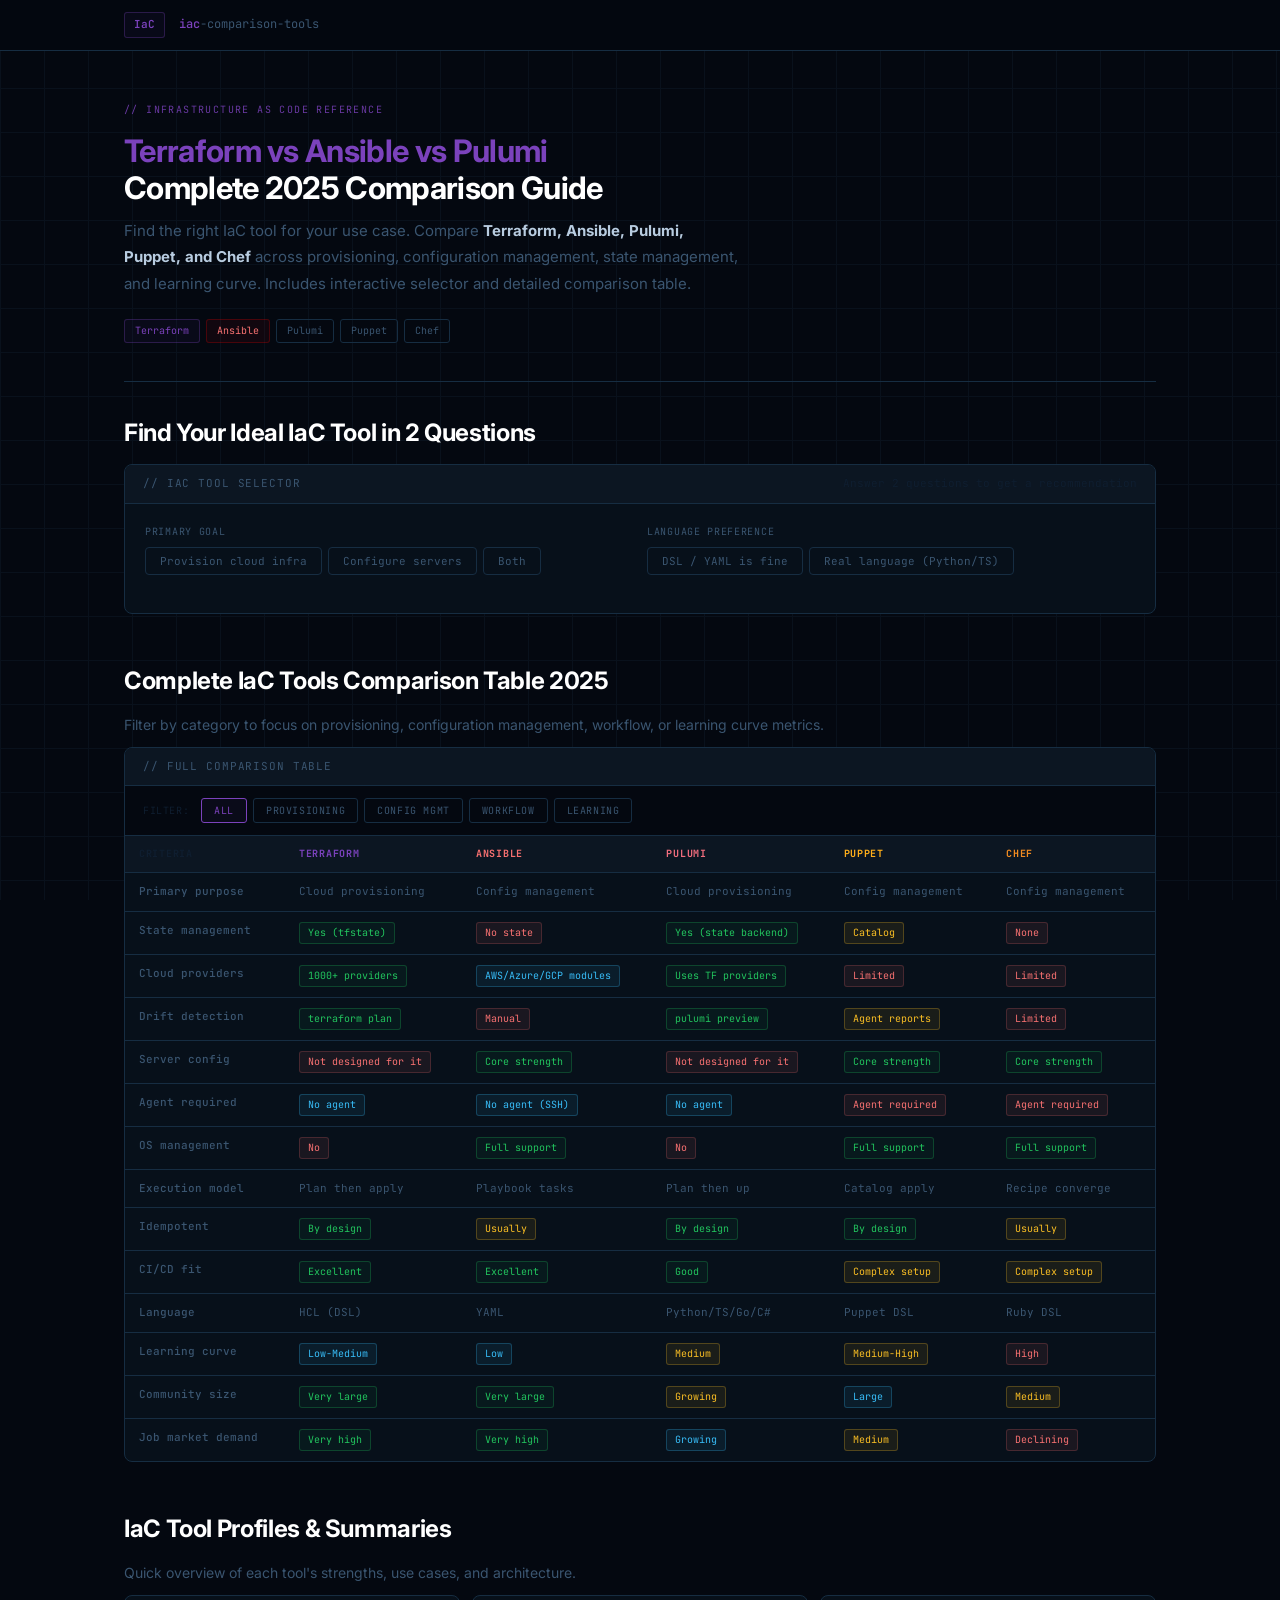
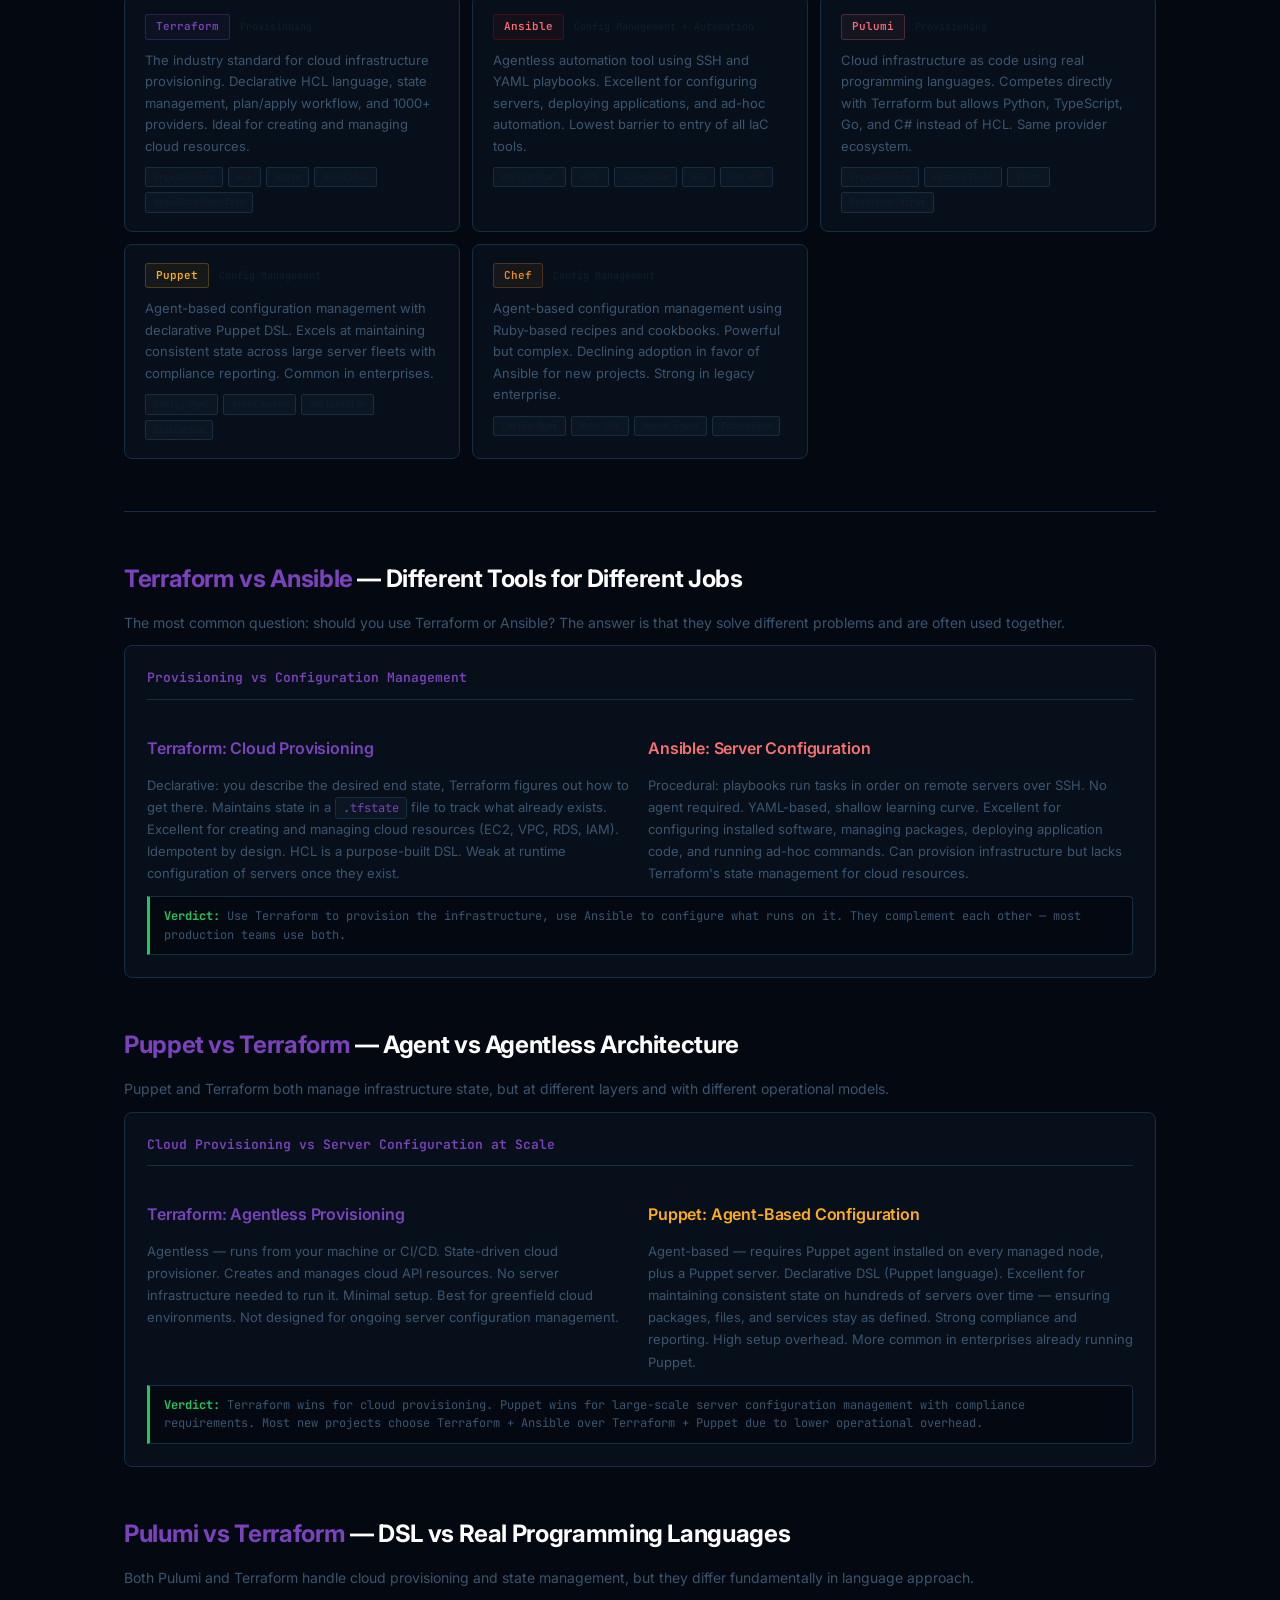
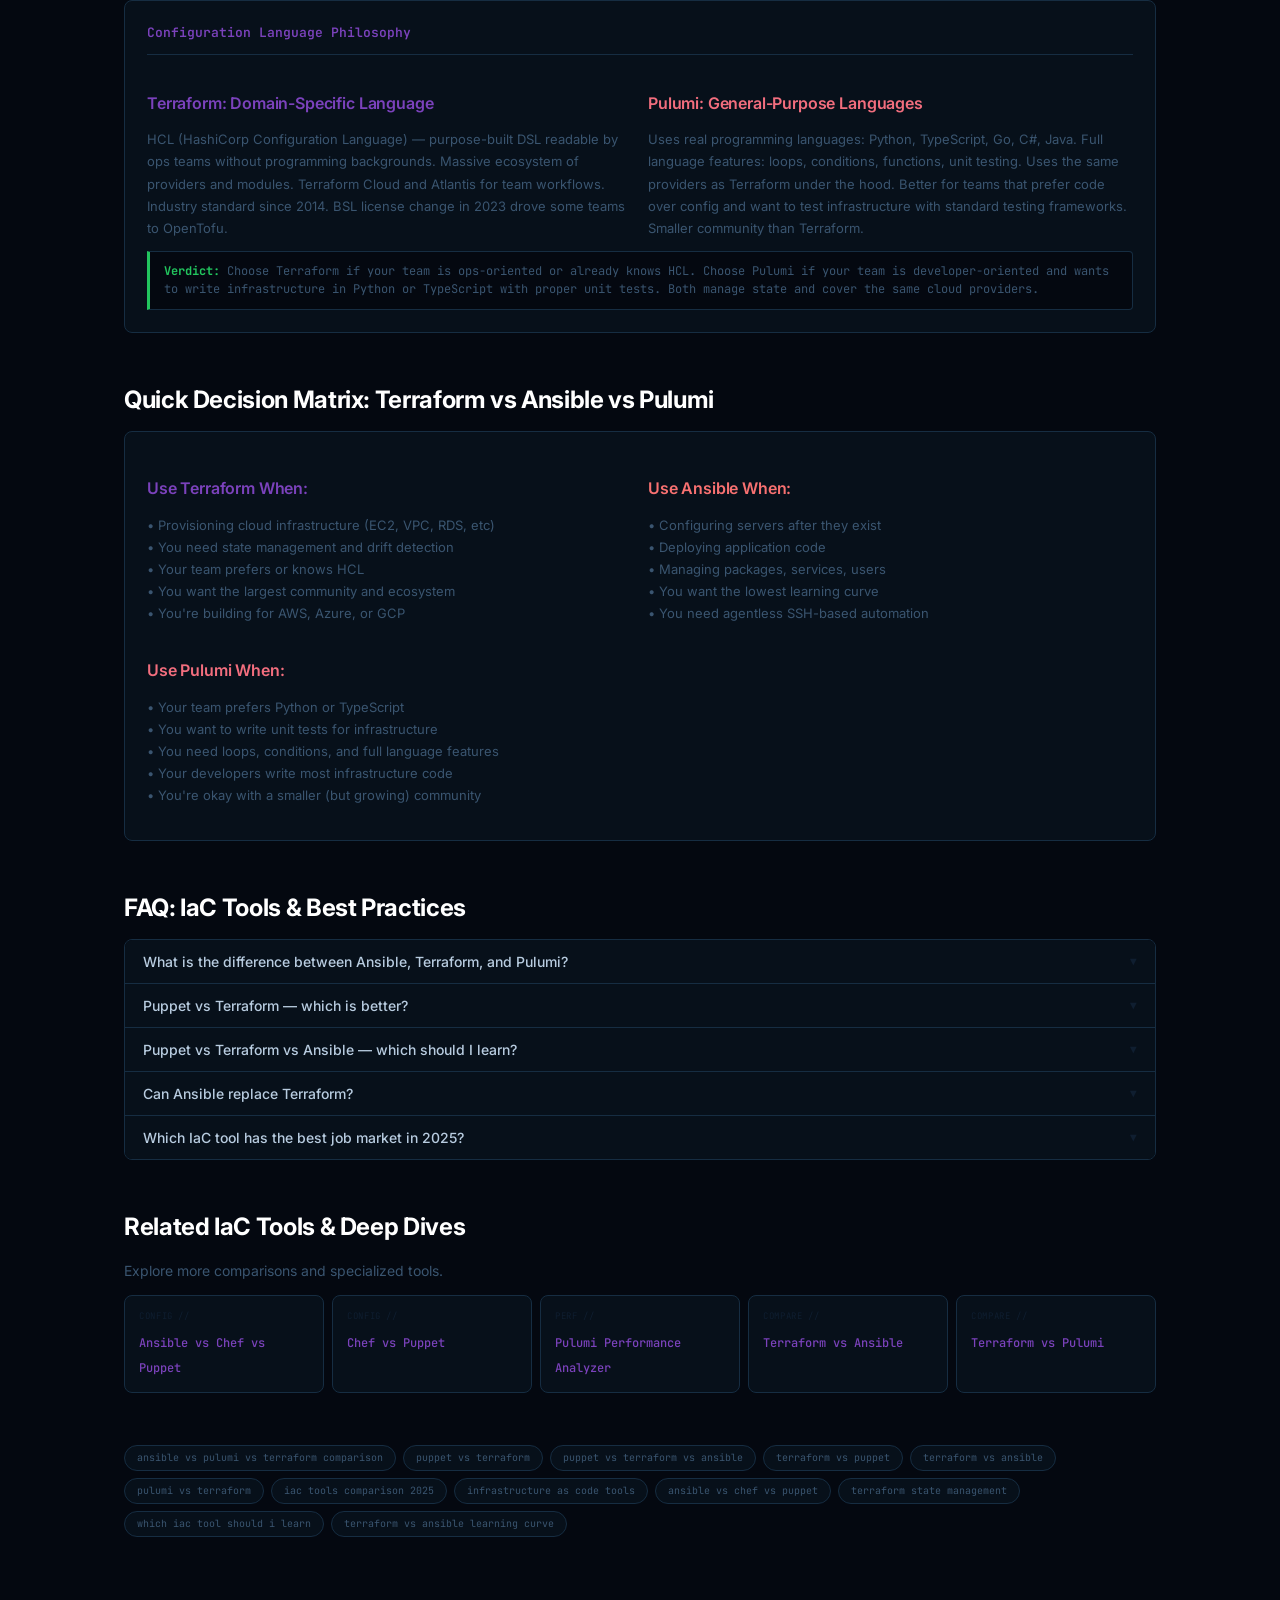
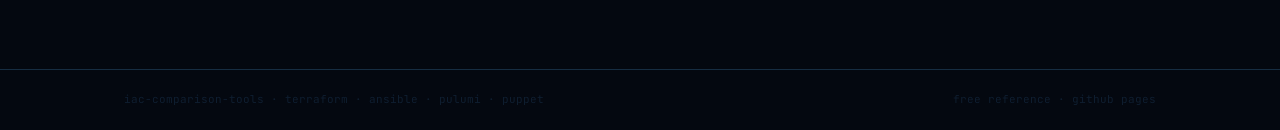
<file: index.html>
<!DOCTYPE html>

<html lang="en">
<head>
<meta charset="UTF-8">
<meta name="viewport" content="width=device-width, initial-scale=1.0">
<meta name="google-site-verification" content="PkLa_ViOo6FAHpvh8SacceMb95o9tePRdrqLNBz9X1M" />
<meta name="robots" content="index, follow">

<title>Terraform vs Ansible vs Pulumi Comparison 2025 – Which IaC Tool to Learn & Use</title>

<meta name="description" content="Compare Terraform, Ansible, Pulumi, Puppet, and Chef side-by-side. Interactive IaC tool selector, detailed comparison table, and expert recommendations for cloud provisioning and configuration management.">

<meta name="keywords" content="ansible vs pulumi vs terraform comparison, puppet vs terraform, puppet vs terraform vs ansible, terraform vs puppet, iac tools comparison, terraform vs ansible, pulumi vs terraform, ansible vs puppet, infrastructure as code comparison">

<link rel="canonical" href="https://franrivalbigprojects.github.io/iac-cross-tools/">

<meta property="og:title" content="Terraform vs Ansible vs Pulumi Comparison 2025 – Which IaC Tool to Learn">
<meta property="og:description" content="Compare Terraform, Ansible, Pulumi, Puppet, and Chef. Interactive tool selector and detailed comparison table. Free reference guide.">
<meta property="og:type" content="website">

<link rel="preconnect" href="https://fonts.googleapis.com">
<link rel="preconnect" href="https://fonts.gstatic.com" crossorigin>
<link href="https://fonts.googleapis.com/css2?family=JetBrains+Mono:wght@400;500;600&family=Inter:wght@400;500;600;700&display=swap" rel="stylesheet">

<style>
:root {
  --bg: #040810;
  --surface: #07101a;
  --surface2: #0c1622;
  --border: #101e2e;
  --border2: #162d42;
  --tf: #7b42bc;
  --tf-dim: rgba(123,66,188,0.12);
  --tf-dim2: rgba(123,66,188,0.05);
  --ansible: #e00;
  --ansible-dim: rgba(238,0,0,0.08);
  --pulumi: #f26e7e;
  --pulumi-dim: rgba(242,110,126,0.1);
  --puppet: #ffae1a;
  --puppet-dim: rgba(255,174,26,0.1);
  --chef: #f18b21;
  --green: #22c55e;
  --green-dim: rgba(34,197,94,0.1);
  --green-dim2: rgba(34,197,94,0.05);
  --blue: #38bdf8;
  --blue-dim: rgba(56,189,248,0.08);
  --red: #f87171;
  --yellow: #fbbf24;
  --text: #b8cce0;
  --text-muted: #3a5570;
  --text-dim: #0f1e30;
  --mono: 'JetBrains Mono', monospace;
  --sans: 'Inter', sans-serif;
  --r: 8px;
}

* { box-sizing: border-box; margin: 0; padding: 0; }

body {
  font-family: var(--sans);
  background: var(--bg);
  color: var(--text);
  min-height: 100vh;
  line-height: 1.6;
}

body::after {
  content: "";
  position: fixed;
  inset: 0;
  background-image:
    linear-gradient(var(--border) 1px, transparent 1px),
    linear-gradient(90deg, var(--border) 1px, transparent 1px);
  background-size: 44px 44px;
  opacity: 0.45;
  pointer-events: none;
  z-index: 0;
}

header {
  border-bottom: 1px solid var(--border2);
  position: sticky;
  top: 0;
  z-index: 100;
  background: rgba(4,8,16,0.97);
  backdrop-filter: blur(12px);
}

.header-inner {
  max-width: 1080px;
  margin: 0 auto;
  padding: 0 24px;
  height: 50px;
  display: flex;
  align-items: center;
  gap: 14px;
  position: relative;
  z-index: 1;
}

.logo-pill {
  font-family: var(--mono);
  font-size: 11px;
  font-weight: 600;
  color: var(--tf);
  background: var(--tf-dim2);
  border: 1px solid rgba(123,66,188,0.3);
  border-radius: 3px;
  padding: 3px 9px;
}

.logo-text {
  font-family: var(--mono);
  font-size: 12px;
  color: var(--text-muted);
}

.logo-text strong { color: var(--tf); font-weight: 500; }

.wrapper {
  max-width: 1080px;
  margin: 0 auto;
  padding: 0 24px 80px;
  position: relative;
  z-index: 1;
}

/* HERO */
.hero {
  padding: 50px 0 38px;
  border-bottom: 1px solid var(--border2);
  margin-bottom: 32px;
}

.hero-eyebrow {
  font-family: var(--mono);
  font-size: 10px;
  letter-spacing: 0.14em;
  text-transform: uppercase;
  color: var(--tf);
  margin-bottom: 14px;
  opacity: 0.85;
}

h1 {
  font-size: clamp(22px, 3.2vw, 31px);
  font-weight: 700;
  color: #fff;
  margin-bottom: 12px;
  letter-spacing: -0.022em;
  line-height: 1.18;
}

h1 em { font-style: normal; color: var(--tf); }

h2 {
  font-size: clamp(18px, 2.5vw, 24px);
  font-weight: 700;
  color: #fff;
  margin: 36px 0 16px;
  letter-spacing: -0.015em;
  line-height: 1.25;
}

h2 em { font-style: normal; color: var(--tf); }

h3 {
  font-size: 16px;
  font-weight: 600;
  color: #fff;
  margin: 22px 0 12px;
  letter-spacing: -0.01em;
}

h3 em { font-style: normal; color: var(--tf); }

.hero-sub {
  font-size: 15px;
  color: var(--text-muted);
  max-width: 620px;
  line-height: 1.75;
  margin-bottom: 22px;
}

.hero-sub strong { color: var(--text); }

.pill-row { display: flex; flex-wrap: wrap; gap: 6px; }

.pill {
  font-family: var(--mono);
  font-size: 10px;
  padding: 3px 10px;
  border-radius: 3px;
  border: 1px solid;
}

.pill-tf  { color: var(--tf);     background: var(--tf-dim2); border-color: rgba(123,66,188,0.3); }
.pill-an  { color: var(--red);    background: rgba(238,0,0,0.06); border-color: rgba(238,0,0,0.25); }
.pill-dim { color: var(--text-muted); border-color: var(--border2); }

/* TOOL SELECTOR */
.selector-shell {
  background: var(--surface);
  border: 1px solid var(--border2);
  border-radius: var(--r);
  overflow: hidden;
  margin-bottom: 22px;
}

.sel-topbar {
  background: var(--surface2);
  border-bottom: 1px solid var(--border2);
  padding: 10px 18px;
  display: flex;
  align-items: center;
  justify-content: space-between;
  gap: 8px;
}

.sel-label {
  font-family: var(--mono);
  font-size: 11px;
  color: var(--text-muted);
  text-transform: uppercase;
  letter-spacing: 0.08em;
}

.sel-body {
  padding: 20px;
}

.qs-grid {
  display: grid;
  grid-template-columns: 1fr 1fr;
  gap: 14px;
  margin-bottom: 18px;
}

.qs-group { display: flex; flex-direction: column; gap: 7px; }

.qs-label {
  font-family: var(--mono);
  font-size: 10px;
  color: var(--text-muted);
  text-transform: uppercase;
  letter-spacing: 0.07em;
}

.qs-options { display: flex; flex-wrap: wrap; gap: 6px; }

.qs-opt {
  padding: 6px 14px;
  font-family: var(--mono);
  font-size: 11px;
  border-radius: 4px;
  border: 1px solid var(--border2);
  cursor: pointer;
  background: transparent;
  color: var(--text-muted);
  transition: all 0.15s;
}

.qs-opt:hover { border-color: var(--tf); color: var(--text); }
.qs-opt.active { border-color: var(--tf); background: var(--tf-dim2); color: var(--tf); }

.rec-card {
  background: var(--bg);
  border: 1px solid var(--border2);
  border-left: 3px solid var(--tf);
  border-radius: 0 var(--r) var(--r) 0;
  padding: 16px 18px;
  display: none;
}

.rec-card.show { display: block; }

.rec-tool {
  font-family: var(--mono);
  font-size: 16px;
  font-weight: 600;
  margin-bottom: 6px;
}

.rec-why {
  font-size: 13px;
  color: var(--text-muted);
  line-height: 1.65;
}

.rec-why strong { color: var(--text); }

/* COMPARISON TABLE */
.cmp-wrap {
  background: var(--surface);
  border: 1px solid var(--border2);
  border-radius: var(--r);
  overflow: hidden;
  margin-bottom: 22px;
}

.cmp-topbar {
  background: var(--surface2);
  border-bottom: 1px solid var(--border2);
  padding: 10px 18px;
  display: flex;
  align-items: center;
  justify-content: space-between;
  flex-wrap: wrap;
  gap: 8px;
}

.filter-row {
  display: flex;
  gap: 6px;
  flex-wrap: wrap;
  padding: 12px 18px;
  border-bottom: 1px solid var(--border2);
  background: var(--bg);
}

.filter-btn {
  padding: 5px 12px;
  font-family: var(--mono);
  font-size: 10px;
  border-radius: 3px;
  border: 1px solid var(--border2);
  cursor: pointer;
  background: transparent;
  color: var(--text-muted);
  transition: all 0.15s;
  text-transform: uppercase;
  letter-spacing: 0.06em;
}

.filter-btn:hover { border-color: var(--tf); color: var(--text); }
.filter-btn.active { border-color: var(--tf); background: var(--tf-dim2); color: var(--tf); }

.cmp-table-scroll { overflow-x: auto; }

.cmp-table {
  width: 100%;
  min-width: 700px;
  border-collapse: collapse;
}

.cmp-table th, .cmp-table td {
  padding: 10px 14px;
  text-align: left;
  font-family: var(--mono);
  font-size: 11px;
  border-bottom: 1px solid var(--border2);
}

.cmp-table th {
  background: var(--surface2);
  color: var(--text-dim);
  text-transform: uppercase;
  letter-spacing: 0.07em;
  font-size: 10px;
  white-space: nowrap;
}

.cmp-table td { color: var(--text-muted); vertical-align: top; }
.cmp-table tr:last-child td { border-bottom: none; }
.cmp-table tr:hover td { background: rgba(123,66,188,0.02); }

.td-criteria { color: var(--text); font-weight: 500; width: 160px; }

.score-pill {
  display: inline-block;
  padding: 2px 8px;
  border-radius: 3px;
  border: 1px solid;
  font-size: 10px;
  white-space: nowrap;
}

.sp-strong { color: var(--green);  background: var(--green-dim2); border-color: rgba(34,197,94,0.25); }
.sp-good   { color: var(--blue);   background: var(--blue-dim);   border-color: rgba(56,189,248,0.25); }
.sp-medium { color: var(--yellow); background: rgba(251,191,36,0.08); border-color: rgba(251,191,36,0.25); }
.sp-weak   { color: var(--red);    background: rgba(248,113,113,0.08); border-color: rgba(248,113,113,0.2); }
.sp-na     { color: var(--text-muted); border-color: var(--border2); }

.hidden-row { display: none; }

/* SECTION */
hr.divider { border: none; border-top: 1px solid var(--border2); margin: 52px 0; }

.content-section { margin-bottom: 52px; }

.sec-head {
  display: flex;
  align-items: center;
  gap: 14px;
  margin-bottom: 20px;
}

.sec-label {
  font-family: var(--mono);
  font-size: 10px;
  text-transform: uppercase;
  letter-spacing: 0.12em;
  color: var(--tf);
  white-space: nowrap;
  opacity: 0.7;
}

.sec-rule { flex: 1; height: 1px; background: var(--border2); }

p { font-size: 14px; color: var(--text-muted); line-height: 1.8; margin-bottom: 10px; }
p strong { color: var(--text); }

code {
  font-family: var(--mono);
  font-size: 12px;
  background: var(--surface2);
  color: var(--tf);
  padding: 2px 7px;
  border-radius: 3px;
  border: 1px solid var(--border2);
}

/* TOOL CARDS */
.tool-cards {
  display: grid;
  grid-template-columns: repeat(auto-fill, minmax(300px, 1fr));
  gap: 12px;
  margin-bottom: 14px;
}

.tool-card {
  background: var(--surface);
  border: 1px solid var(--border2);
  border-radius: var(--r);
  padding: 18px 20px;
  transition: border-color 0.15s;
}

.tool-card:hover { border-color: rgba(123,66,188,0.3); }

.tc-head {
  display: flex;
  align-items: center;
  gap: 10px;
  margin-bottom: 10px;
}

.tc-badge {
  font-family: var(--mono);
  font-size: 11px;
  font-weight: 600;
  padding: 3px 10px;
  border-radius: 3px;
  border: 1px solid;
}

.tcb-tf     { color: var(--tf);     background: var(--tf-dim2);     border-color: rgba(123,66,188,0.3); }
.tcb-an     { color: var(--red);    background: rgba(238,0,0,0.06);  border-color: rgba(238,0,0,0.25); }
.tcb-pu     { color: var(--pulumi); background: rgba(242,110,126,0.06); border-color: rgba(242,110,126,0.25); }
.tcb-pp     { color: var(--puppet); background: rgba(255,174,26,0.06); border-color: rgba(255,174,26,0.25); }
.tcb-ch     { color: var(--chef);   background: rgba(241,139,33,0.06); border-color: rgba(241,139,33,0.25); }

.tc-name {
  font-size: 14px;
  font-weight: 600;
  color: #fff;
}

.tc-type {
  font-family: var(--mono);
  font-size: 10px;
  color: var(--text-dim);
}

.tc-desc {
  font-size: 13px;
  color: var(--text-muted);
  line-height: 1.65;
  margin-bottom: 10px;
}

.tc-tags {
  display: flex;
  flex-wrap: wrap;
  gap: 5px;
}

.tc-tag {
  font-family: var(--mono);
  font-size: 9px;
  padding: 2px 8px;
  border-radius: 2px;
  background: var(--surface2);
  border: 1px solid var(--border2);
  color: var(--text-dim);
}

/* VERSUS SECTIONS */
.versus-block {
  background: var(--surface);
  border: 1px solid var(--border2);
  border-radius: var(--r);
  padding: 22px;
  margin-bottom: 14px;
}

.vs-head {
  font-family: var(--mono);
  font-size: 13px;
  font-weight: 600;
  color: var(--tf);
  margin-bottom: 14px;
  padding-bottom: 10px;
  border-bottom: 1px solid var(--border2);
}

.vs-row {
  display: grid;
  grid-template-columns: 1fr 1fr;
  gap: 16px;
  margin-bottom: 12px;
}

.vs-col-head {
  font-family: var(--mono);
  font-size: 11px;
  font-weight: 600;
  margin-bottom: 6px;
}

.vs-body {
  font-size: 13px;
  color: var(--text-muted);
  line-height: 1.7;
}

.vs-verdict {
  background: var(--bg);
  border: 1px solid var(--border2);
  border-left: 3px solid var(--green);
  border-radius: 0 4px 4px 0;
  padding: 10px 14px;
  font-family: var(--mono);
  font-size: 12px;
  color: var(--text-muted);
  line-height: 1.55;
}

.vs-verdict strong { color: var(--green); }

/* FAQ */
.faq-list {
  margin-top: 14px;
  border: 1px solid var(--border2);
  border-radius: var(--r);
  overflow: hidden;
}

.faq-item { border-bottom: 1px solid var(--border2); }
.faq-item:last-child { border-bottom: none; }

.faq-q {
  width: 100%;
  text-align: left;
  background: var(--surface);
  border: none;
  padding: 13px 18px;
  font-size: 14px;
  font-weight: 500;
  color: var(--text);
  font-family: var(--sans);
  cursor: pointer;
  display: flex;
  justify-content: space-between;
  align-items: center;
  gap: 12px;
  transition: background 0.15s;
}

.faq-q:hover { background: var(--tf-dim2); }
.faq-arrow { font-family: var(--mono); font-size: 11px; color: var(--text-dim); transition: transform 0.2s; flex-shrink: 0; }
.faq-item.open .faq-arrow { transform: rotate(180deg); }

.faq-a {
  display: none;
  padding: 0 18px 13px;
  font-size: 13px;
  color: var(--text-muted);
  line-height: 1.75;
  border-top: 1px solid var(--border2);
  background: var(--bg);
}

.faq-item.open .faq-a { display: block; }
.faq-a code { color: var(--tf); background: var(--tf-dim2); }

.other-tools {
  display: grid;
  grid-template-columns: repeat(auto-fill, minmax(200px, 1fr));
  gap: 8px;
  margin-top: 12px;
}

.otl {
  background: var(--surface);
  border: 1px solid var(--border2);
  border-radius: var(--r);
  padding: 12px 14px;
  text-decoration: none;
  display: block;
  transition: border-color 0.15s;
}

.otl:hover { border-color: rgba(123,66,188,0.3); }
.otl-eye  { font-family: var(--mono); font-size: 9px; color: var(--text-dim); text-transform: uppercase; letter-spacing: 0.07em; margin-bottom: 4px; }
.otl-name { font-family: var(--mono); font-size: 12px; color: var(--tf); font-weight: 500; }

.tag-cloud { display: flex; flex-wrap: wrap; gap: 7px; margin-bottom: 52px; }

.tag {
  font-family: var(--mono);
  font-size: 10px;
  color: var(--text-muted);
  background: var(--surface);
  border: 1px solid var(--border2);
  border-radius: 100px;
  padding: 4px 12px;
  cursor: default;
  transition: color 0.15s, border-color 0.15s;
}

.tag:hover { color: var(--tf); border-color: rgba(123,66,188,0.3); }

footer { border-top: 1px solid var(--border2); padding: 20px 0; position: relative; z-index: 1; }

.footer-inner {
  max-width: 1080px;
  margin: 0 auto;
  padding: 0 24px;
  display: flex;
  justify-content: space-between;
  align-items: center;
  flex-wrap: wrap;
  gap: 8px;
}

footer p { font-family: var(--mono); font-size: 11px; color: var(--text-dim); margin: 0; }

@media (max-width: 680px) {
  .qs-grid  { grid-template-columns: 1fr; }
  .vs-row   { grid-template-columns: 1fr; }
  .tool-cards { grid-template-columns: 1fr; }
}
</style>

<script type="application/ld+json">
{"@context":"https://schema.org","@type":"WebPage","name":"Terraform vs Ansible vs Pulumi Comparison 2025","description":"Complete comparison of Terraform vs Ansible vs Pulumi vs Puppet vs Chef. Covers provisioning vs configuration management, state management, learning curve, language, and use cases. Includes interactive IaC tool selector.","keywords":"ansible vs pulumi vs terraform comparison, puppet vs terraform, puppet vs terraform vs ansible, terraform vs puppet, iac tools comparison, terraform vs ansible, pulumi vs terraform"}
</script>

<script type="application/ld+json">
{"@context":"https://schema.org","@type":"FAQPage","mainEntity":[{"@type":"Question","name":"What is the difference between Ansible, Terraform, and Pulumi?","acceptedAnswer":{"@type":"Answer","text":"Terraform is a declarative provisioning tool that creates infrastructure (VMs, networks, databases) using HCL. Ansible is a procedural configuration management tool that configures servers and deploys applications using YAML playbooks — it can also provision infrastructure but that is not its primary strength. Pulumi is an infrastructure as code tool that uses general purpose programming languages (Python, TypeScript, Go, C#) instead of a DSL, and competes most directly with Terraform for provisioning."}},{"@type":"Question","name":"Puppet vs Terraform — which should I use?","acceptedAnswer":{"@type":"Answer","text":"Use Terraform for provisioning cloud infrastructure (creating EC2 instances, VPCs, RDS databases, load balancers). Use Puppet for configuring the operating system and software on already-provisioned servers (managing packages, files, services, users). They solve different problems and are often used together: Terraform provisions the server, Puppet configures it. Puppet is agent-based and requires a Puppet server; Terraform is agentless and runs locally or in CI/CD."}},{"@type":"Question","name":"Puppet vs Terraform vs Ansible — which is best?","acceptedAnswer":{"@type":"Answer","text":"Best depends on use case: Terraform wins for cloud infrastructure provisioning with state management. Ansible wins for agentless configuration management and ad-hoc automation with a lower learning curve. Puppet wins for large-scale declarative configuration management with strong compliance and reporting — typically in enterprises with 100+ servers. Most modern teams use Terraform for provisioning plus Ansible for configuration, skipping Puppet entirely unless they already have Puppet infrastructure."}}]}
</script>

</head>

<body>

<header>
  <div class="header-inner">
    <span class="logo-pill">IaC</span>
    <span class="logo-text"><strong>iac</strong>-comparison-tools</span>
  </div>
</header>

<div class="wrapper">

  <section class="hero">
    <p class="hero-eyebrow">// Infrastructure as Code Reference</p>
    <h1><em>Terraform vs Ansible vs Pulumi</em><br>Complete 2025 Comparison Guide</h1>
    <p class="hero-sub">
      Find the right IaC tool for your use case. Compare <strong>Terraform, Ansible, Pulumi, Puppet, and Chef</strong> across provisioning, configuration management, state management, and learning curve. Includes interactive selector and detailed comparison table.
    </p>
    <div class="pill-row">
      <span class="pill pill-tf">Terraform</span>
      <span class="pill pill-an">Ansible</span>
      <span class="pill pill-dim">Pulumi</span>
      <span class="pill pill-dim">Puppet</span>
      <span class="pill pill-dim">Chef</span>
    </div>
  </section>

  <!-- INTERACTIVE SELECTOR -->

  <section class="content-section">
    <h2>Find Your Ideal IaC Tool in 2 Questions</h2>
    <div class="selector-shell">
      <div class="sel-topbar">
        <span class="sel-label">// IaC Tool Selector</span>
        <span style="font-family:var(--mono);font-size:11px;color:var(--text-dim);">Answer 2 questions to get a recommendation</span>
      </div>
      <div class="sel-body">
        <div class="qs-grid">
          <div class="qs-group">
            <span class="qs-label">Primary goal</span>
            <div class="qs-options">
              <button class="qs-opt" data-q="goal" data-v="provision" onclick="setAnswer(this,'goal','provision')">Provision cloud infra</button>
              <button class="qs-opt" data-q="goal" data-v="config" onclick="setAnswer(this,'goal','config')">Configure servers</button>
              <button class="qs-opt" data-q="goal" data-v="both" onclick="setAnswer(this,'goal','both')">Both</button>
            </div>
          </div>
          <div class="qs-group">
            <span class="qs-label">Language preference</span>
            <div class="qs-options">
              <button class="qs-opt" data-q="lang" data-v="dsl" onclick="setAnswer(this,'lang','dsl')">DSL / YAML is fine</button>
              <button class="qs-opt" data-q="lang" data-v="real" onclick="setAnswer(this,'lang','real')">Real language (Python/TS)</button>
            </div>
          </div>
        </div>
        <div class="rec-card" id="recCard">
          <div class="rec-tool" id="recTool"></div>
          <div class="rec-why" id="recWhy"></div>
        </div>
      </div>
    </div>
  </section>

  <!-- COMPARISON TABLE -->

  <section class="content-section">
    <h2>Complete IaC Tools Comparison Table 2025</h2>
    <p>Filter by category to focus on provisioning, configuration management, workflow, or learning curve metrics.</p>
    <div class="cmp-wrap">
      <div class="cmp-topbar">
        <span class="sel-label">// Full Comparison Table</span>
      </div>
      <div class="filter-row">
        <span style="font-family:var(--mono);font-size:10px;color:var(--text-dim);align-self:center;margin-right:6px;text-transform:uppercase;letter-spacing:0.06em;">Filter:</span>
        <button class="filter-btn active" onclick="filterTable('all',this)">All</button>
        <button class="filter-btn" onclick="filterTable('provisioning',this)">Provisioning</button>
        <button class="filter-btn" onclick="filterTable('config',this)">Config Mgmt</button>
        <button class="filter-btn" onclick="filterTable('workflow',this)">Workflow</button>
        <button class="filter-btn" onclick="filterTable('learning',this)">Learning</button>
      </div>
      <div class="cmp-table-scroll">
        <table class="cmp-table" id="cmpTable">
          <thead>
            <tr>
              <th>Criteria</th>
              <th style="color:var(--tf)">Terraform</th>
              <th style="color:var(--red)">Ansible</th>
              <th style="color:var(--pulumi)">Pulumi</th>
              <th style="color:var(--puppet)">Puppet</th>
              <th style="color:var(--chef)">Chef</th>
            </tr>
          </thead>
          <tbody id="cmpBody"></tbody>
        </table>
      </div>
    </div>
  </section>

  <!-- TOOL PROFILES -->

  <section class="content-section">
    <h2>IaC Tool Profiles & Summaries</h2>
    <p>Quick overview of each tool's strengths, use cases, and architecture.</p>
    <div class="tool-cards" id="toolCards"></div>
  </section>

  <hr class="divider">

  <!-- TERRAFORM VS ANSIBLE -->

  <section class="content-section">
    <h2><em>Terraform vs Ansible</em> — Different Tools for Different Jobs</h2>
    <p>The most common question: should you use Terraform or Ansible? The answer is that they solve different problems and are often used together.</p>
    <div class="versus-block">
      <div class="vs-head">Provisioning vs Configuration Management</div>
      <div class="vs-row">
        <div>
          <h3 style="color:var(--tf)">Terraform: Cloud Provisioning</h3>
          <div class="vs-body">Declarative: you describe the desired end state, Terraform figures out how to get there. Maintains state in a <code>.tfstate</code> file to track what already exists. Excellent for creating and managing cloud resources (EC2, VPC, RDS, IAM). Idempotent by design. HCL is a purpose-built DSL. Weak at runtime configuration of servers once they exist.</div>
        </div>
        <div>
          <h3 style="color:var(--red)">Ansible: Server Configuration</h3>
          <div class="vs-body">Procedural: playbooks run tasks in order on remote servers over SSH. No agent required. YAML-based, shallow learning curve. Excellent for configuring installed software, managing packages, deploying application code, and running ad-hoc commands. Can provision infrastructure but lacks Terraform's state management for cloud resources.</div>
        </div>
      </div>
      <div class="vs-verdict"><strong>Verdict:</strong> Use Terraform to provision the infrastructure, use Ansible to configure what runs on it. They complement each other — most production teams use both.</div>
    </div>
  </section>

  <!-- PUPPET VS TERRAFORM -->

  <section class="content-section">
    <h2><em>Puppet vs Terraform</em> — Agent vs Agentless Architecture</h2>
    <p>Puppet and Terraform both manage infrastructure state, but at different layers and with different operational models.</p>
    <div class="versus-block">
      <div class="vs-head">Cloud Provisioning vs Server Configuration at Scale</div>
      <div class="vs-row">
        <div>
          <h3 style="color:var(--tf)">Terraform: Agentless Provisioning</h3>
          <div class="vs-body">Agentless — runs from your machine or CI/CD. State-driven cloud provisioner. Creates and manages cloud API resources. No server infrastructure needed to run it. Minimal setup. Best for greenfield cloud environments. Not designed for ongoing server configuration management.</div>
        </div>
        <div>
          <h3 style="color:var(--puppet)">Puppet: Agent-Based Configuration</h3>
          <div class="vs-body">Agent-based — requires Puppet agent installed on every managed node, plus a Puppet server. Declarative DSL (Puppet language). Excellent for maintaining consistent state on hundreds of servers over time — ensuring packages, files, and services stay as defined. Strong compliance and reporting. High setup overhead. More common in enterprises already running Puppet.</div>
        </div>
      </div>
      <div class="vs-verdict"><strong>Verdict:</strong> Terraform wins for cloud provisioning. Puppet wins for large-scale server configuration management with compliance requirements. Most new projects choose Terraform + Ansible over Terraform + Puppet due to lower operational overhead.</div>
    </div>
  </section>

  <!-- PULUMI VS TERRAFORM -->

  <section class="content-section">
    <h2><em>Pulumi vs Terraform</em> — DSL vs Real Programming Languages</h2>
    <p>Both Pulumi and Terraform handle cloud provisioning and state management, but they differ fundamentally in language approach.</p>
    <div class="versus-block">
      <div class="vs-head">Configuration Language Philosophy</div>
      <div class="vs-row">
        <div>
          <h3 style="color:var(--tf)">Terraform: Domain-Specific Language</h3>
          <div class="vs-body">HCL (HashiCorp Configuration Language) — purpose-built DSL readable by ops teams without programming backgrounds. Massive ecosystem of providers and modules. Terraform Cloud and Atlantis for team workflows. Industry standard since 2014. BSL license change in 2023 drove some teams to OpenTofu.</div>
        </div>
        <div>
          <h3 style="color:var(--pulumi)">Pulumi: General-Purpose Languages</h3>
          <div class="vs-body">Uses real programming languages: Python, TypeScript, Go, C#, Java. Full language features: loops, conditions, functions, unit testing. Uses the same providers as Terraform under the hood. Better for teams that prefer code over config and want to test infrastructure with standard testing frameworks. Smaller community than Terraform.</div>
        </div>
      </div>
      <div class="vs-verdict"><strong>Verdict:</strong> Choose Terraform if your team is ops-oriented or already knows HCL. Choose Pulumi if your team is developer-oriented and wants to write infrastructure in Python or TypeScript with proper unit tests. Both manage state and cover the same cloud providers.</div>
    </div>
  </section>

  <!-- TERRAFORM VS ANSIBLE VS PULUMI SUMMARY -->

  <section class="content-section">
    <h2>Quick Decision Matrix: Terraform vs Ansible vs Pulumi</h2>
    <div class="versus-block">
      <div class="vs-row">
        <div>
          <h3 style="color:var(--tf)">Use Terraform When:</h3>
          <div class="vs-body">
            • Provisioning cloud infrastructure (EC2, VPC, RDS, etc)<br>
            • You need state management and drift detection<br>
            • Your team prefers or knows HCL<br>
            • You want the largest community and ecosystem<br>
            • You're building for AWS, Azure, or GCP<br>
          </div>
        </div>
        <div>
          <h3 style="color:var(--red)">Use Ansible When:</h3>
          <div class="vs-body">
            • Configuring servers after they exist<br>
            • Deploying application code<br>
            • Managing packages, services, users<br>
            • You want the lowest learning curve<br>
            • You need agentless SSH-based automation<br>
          </div>
        </div>
      </div>
      <div class="vs-row">
        <div>
          <h3 style="color:var(--pulumi)">Use Pulumi When:</h3>
          <div class="vs-body">
            • Your team prefers Python or TypeScript<br>
            • You want to write unit tests for infrastructure<br>
            • You need loops, conditions, and full language features<br>
            • Your developers write most infrastructure code<br>
            • You're okay with a smaller (but growing) community<br>
          </div>
        </div>
      </div>
    </div>
  </section>

  <!-- FAQ -->

  <section class="content-section">
    <h2>FAQ: IaC Tools & Best Practices</h2>
    <div class="faq-list">
      <div class="faq-item">
        <button class="faq-q" onclick="toggleFaq(this)">What is the difference between Ansible, Terraform, and Pulumi?<span class="faq-arrow">&#9660;</span></button>
        <div class="faq-a">Terraform and Pulumi are provisioning tools — they create cloud infrastructure via APIs and maintain a state file. Ansible is a configuration management and automation tool — it configures servers over SSH without an agent. Terraform uses HCL (a DSL), Pulumi uses real programming languages (Python, TypeScript, Go), Ansible uses YAML playbooks. Terraform and Pulumi compete directly. Ansible and Terraform/Pulumi are complementary — provision with Terraform, configure with Ansible.</div>
      </div>
      <div class="faq-item">
        <button class="faq-q" onclick="toggleFaq(this)">Puppet vs Terraform — which is better?<span class="faq-arrow">&#9660;</span></button>
        <div class="faq-a">They solve different problems. Terraform provisions cloud infrastructure (creates VMs, databases, networks). Puppet configures servers that already exist (manages packages, files, services). Puppet requires agents on every managed node and a Puppet server — more operational overhead. Terraform is agentless. For new projects, Terraform + Ansible is the more common choice over Terraform + Puppet due to Ansible's simpler setup and agentless architecture.</div>
      </div>
      <div class="faq-item">
        <button class="faq-q" onclick="toggleFaq(this)">Puppet vs Terraform vs Ansible — which should I learn?<span class="faq-arrow">&#9660;</span></button>
        <div class="faq-a">For modern cloud infrastructure: learn Terraform first — it's the industry standard for cloud provisioning with the largest job market. Add Ansible second for configuration management and deployments. Pulumi is worth learning if your team prefers Python or TypeScript. Puppet and Chef are less relevant for new projects but still used in large enterprises that invested in them years ago. The Terraform + Ansible combination covers 90% of infrastructure automation use cases.</div>
      </div>
      <div class="faq-item">
        <button class="faq-q" onclick="toggleFaq(this)">Can Ansible replace Terraform?<span class="faq-arrow">&#9660;</span></button>
        <div class="faq-a">Ansible has AWS/Azure/GCP modules that can provision infrastructure, but it lacks Terraform's state management. Without state, Ansible cannot track what resources exist and running a playbook twice may create duplicate resources. Terraform's plan/apply workflow, drift detection, and destroy commands are purpose-built for infrastructure lifecycle management. For simple setups Ansible provisioning works, but for production cloud infrastructure Terraform's state model is a significant advantage.</div>
      </div>
      <div class="faq-item">
        <button class="faq-q" onclick="toggleFaq(this)">Which IaC tool has the best job market in 2025?<span class="faq-arrow">&#9660;</span></button>
        <div class="faq-a">Terraform has the strongest job market demand by far, followed by Ansible. Terraform roles are most common in cloud infrastructure and DevOps positions. Ansible roles often appear in configuration management and automation positions. Pulumi is growing but still niche. Puppet and Chef are declining in new projects but still common in enterprises with legacy infrastructure. Learning Terraform + Ansible gives you the best career prospects.</div>
      </div>
    </div>
  </section>

  <!-- RELATED TOOLS -->

  <section class="content-section">
    <h2>Related IaC Tools & Deep Dives</h2>
    <p>Explore more comparisons and specialized tools.</p>
    <div class="other-tools">
      <a href="ansible-chef-puppet/" class="otl"><p class="otl-eye">config //</p><span class="otl-name">Ansible vs Chef vs Puppet</span></a>
      <a href="chef-puppet/" class="otl"><p class="otl-eye">config //</p><span class="otl-name">Chef vs Puppet</span></a>
      <a href="pulumi-perf/" class="otl"><p class="otl-eye">perf //</p><span class="otl-name">Pulumi Performance Analyzer</span></a>
      <a href="tf-vs-ansible/" class="otl"><p class="otl-eye">compare //</p><span class="otl-name">Terraform vs Ansible</span></a>
      <a href="tf-vs-pulumi/" class="otl"><p class="otl-eye">compare //</p><span class="otl-name">Terraform vs Pulumi</span></a>
    </div>
  </section>

  <!-- TAG CLOUD -->

  <section>
    <div class="tag-cloud">
      <span class="tag">ansible vs pulumi vs terraform comparison</span>
      <span class="tag">puppet vs terraform</span>
      <span class="tag">puppet vs terraform vs ansible</span>
      <span class="tag">terraform vs puppet</span>
      <span class="tag">terraform vs ansible</span>
      <span class="tag">pulumi vs terraform</span>
      <span class="tag">iac tools comparison 2025</span>
      <span class="tag">infrastructure as code tools</span>
      <span class="tag">ansible vs chef vs puppet</span>
      <span class="tag">terraform state management</span>
      <span class="tag">which iac tool should i learn</span>
      <span class="tag">terraform vs ansible learning curve</span>
    </div>
  </section>

</div>

<footer>
  <div class="footer-inner">
    <p>iac-comparison-tools &middot; terraform &middot; ansible &middot; pulumi &middot; puppet</p>
    <p>free reference &middot; github pages</p>
  </div>
</footer>

<script>
// ─── COMPARISON DATA ───
var TABLE_ROWS = [
  { cat: 'provisioning', criteria: 'Primary purpose', tf: 'Cloud provisioning', an: 'Config management', pu: 'Cloud provisioning', pp: 'Config management', ch: 'Config management' },
  { cat: 'provisioning', criteria: 'State management', tf: ['strong','Yes (tfstate)'], an: ['weak','No state'], pu: ['strong','Yes (state backend)'], pp: ['medium','Catalog'], ch: ['weak','None'] },
  { cat: 'provisioning', criteria: 'Cloud providers', tf: ['strong','1000+ providers'], an: ['good','AWS/Azure/GCP modules'], pu: ['strong','Uses TF providers'], pp: ['weak','Limited'], ch: ['weak','Limited'] },
  { cat: 'provisioning', criteria: 'Drift detection', tf: ['strong','terraform plan'], an: ['weak','Manual'], pu: ['strong','pulumi preview'], pp: ['medium','Agent reports'], ch: ['weak','Limited'] },
  { cat: 'config', criteria: 'Server config', tf: ['weak','Not designed for it'], an: ['strong','Core strength'], pu: ['weak','Not designed for it'], pp: ['strong','Core strength'], ch: ['strong','Core strength'] },
  { cat: 'config', criteria: 'Agent required', tf: ['good','No agent'], an: ['good','No agent (SSH)'], pu: ['good','No agent'], pp: ['weak','Agent required'], ch: ['weak','Agent required'] },
  { cat: 'config', criteria: 'OS management', tf: ['weak','No'], an: ['strong','Full support'], pu: ['weak','No'], pp: ['strong','Full support'], ch: ['strong','Full support'] },
  { cat: 'workflow', criteria: 'Execution model', tf: '', an: '', pu: '', pp: '', ch: '', tf_: 'Plan then apply', an_: 'Playbook tasks', pu_: 'Plan then up', pp_: 'Catalog apply', ch_: 'Recipe converge' },
  { cat: 'workflow', criteria: 'Idempotent', tf: ['strong','By design'], an: ['medium','Usually'], pu: ['strong','By design'], pp: ['strong','By design'], ch: ['medium','Usually'] },
  { cat: 'workflow', criteria: 'CI/CD fit', tf: ['strong','Excellent'], an: ['strong','Excellent'], pu: ['strong','Good'], pp: ['medium','Complex setup'], ch: ['medium','Complex setup'] },
  { cat: 'learning', criteria: 'Language', tf: '', an: '', pu: '', pp: '', ch: '', tf_: 'HCL (DSL)', an_: 'YAML', pu_: 'Python/TS/Go/C#', pp_: 'Puppet DSL', ch_: 'Ruby DSL' },
  { cat: 'learning', criteria: 'Learning curve', tf: ['good','Low-Medium'], an: ['good','Low'], pu: ['medium','Medium'], pp: ['medium','Medium-High'], ch: ['weak','High'] },
  { cat: 'learning', criteria: 'Community size', tf: ['strong','Very large'], an: ['strong','Very large'], pu: ['medium','Growing'], pp: ['good','Large'], ch: ['medium','Medium'] },
  { cat: 'learning', criteria: 'Job market demand', tf: ['strong','Very high'], an: ['strong','Very high'], pu: ['good','Growing'], pp: ['medium','Medium'], ch: ['weak','Declining'] }
];

var TOOLS = [
  { id: 'tf', name: 'Terraform', type: 'Provisioning', badge: 'tcb-tf',
    desc: 'The industry standard for cloud infrastructure provisioning. Declarative HCL language, state management, plan/apply workflow, and 1000+ providers. Ideal for creating and managing cloud resources.',
    tags: ['Provisioning', 'HCL', 'State', 'Agentless', 'HashiCorp/OpenTofu'] },
  { id: 'an', name: 'Ansible', type: 'Config Management + Automation', badge: 'tcb-an',
    desc: 'Agentless automation tool using SSH and YAML playbooks. Excellent for configuring servers, deploying applications, and ad-hoc automation. Lowest barrier to entry of all IaC tools.',
    tags: ['Config Mgmt', 'YAML', 'Agentless', 'SSH', 'Red Hat'] },
  { id: 'pu', name: 'Pulumi', type: 'Provisioning', badge: 'tcb-pu',
    desc: 'Cloud infrastructure as code using real programming languages. Competes directly with Terraform but allows Python, TypeScript, Go, and C# instead of HCL. Same provider ecosystem.',
    tags: ['Provisioning', 'Python/TS/Go', 'State', 'Developer-first'] },
  { id: 'pp', name: 'Puppet', type: 'Config Management', badge: 'tcb-pp',
    desc: 'Agent-based configuration management with declarative Puppet DSL. Excels at maintaining consistent state across large server fleets with compliance reporting. Common in enterprises.',
    tags: ['Config Mgmt', 'Agent-based', 'Declarative', 'Enterprise'] },
  { id: 'ch', name: 'Chef', type: 'Config Management', badge: 'tcb-ch',
    desc: 'Agent-based configuration management using Ruby-based recipes and cookbooks. Powerful but complex. Declining adoption in favor of Ansible for new projects. Strong in legacy enterprise.',
    tags: ['Config Mgmt', 'Ruby DSL', 'Agent-based', 'Enterprise'] }
];

var RECOMMENDATIONS = {
  'provision_dsl':  { tool: 'Terraform', color: 'var(--tf)', why: 'For cloud provisioning with a DSL approach, <strong>Terraform</strong> is the industry standard. HCL is readable, the provider ecosystem is massive (1000+ providers), and the job market is the largest. Use OpenTofu if you need the BUSL-free fork.' },
  'provision_real': { tool: 'Pulumi',    color: 'var(--pulumi)', why: '<strong>Pulumi</strong> gives you cloud provisioning in real languages — Python, TypeScript, Go, or C#. Use it if your team is developer-oriented and wants unit testing, loops, and conditions without learning HCL.' },
  'config_dsl':     { tool: 'Ansible',   color: 'var(--red)',  why: '<strong>Ansible</strong> is the best choice for configuration management with YAML. Agentless over SSH, fast to learn, massive community. If you already have Puppet/Chef, stay with them — but for new projects Ansible wins.' },
  'config_real':    { tool: 'Ansible + Python', color: 'var(--red)', why: '<strong>Ansible</strong> with custom modules in Python gives you config management with real code. Alternatively, Ansible\'s callback plugins and filter plugins are Python. Puppet and Chef have steeper learning curves.' },
  'both_dsl':       { tool: 'Terraform + Ansible', color: 'var(--tf)', why: '<strong>Terraform</strong> for provisioning + <strong>Ansible</strong> for configuration is the most common stack in modern DevOps. Terraform creates the server, Ansible configures it. Both are declarative/YAML friendly.' },
  'both_real':      { tool: 'Pulumi + Ansible', color: 'var(--pulumi)', why: '<strong>Pulumi</strong> for provisioning in Python/TypeScript + <strong>Ansible</strong> for configuration management. Gives you real language throughout with minimal DSL.' }
};

var answers = {};

function setAnswer(btn, question, value) {
  answers[question] = value;
  var allBtns = document.querySelectorAll('.qs-opt[data-q="' + question + '"]');
  allBtns.forEach(function(b) { b.classList.remove('active'); });
  btn.classList.add('active');
  updateRecommendation();
}

function updateRecommendation() {
  if (!answers.goal || !answers.lang) return;
  var key = answers.goal + '_' + answers.lang;
  var rec = RECOMMENDATIONS[key];
  if (!rec) return;
  var card = document.getElementById('recCard');
  var toolEl = document.getElementById('recTool');
  var whyEl = document.getElementById('recWhy');
  toolEl.textContent = '\u25B6 Recommended: ' + rec.tool;
  toolEl.style.color = rec.color;
  whyEl.innerHTML = rec.why;
  card.style.borderLeftColor = rec.color;
  card.classList.add('show');
}

// ─── TABLE ───
function scoreCell(val) {
  if (!val) return '';
  if (Array.isArray(val)) {
    var cls = { strong: 'sp-strong', good: 'sp-good', medium: 'sp-medium', weak: 'sp-weak' }[val[0]] || 'sp-na';
    return '<span class="score-pill ' + cls + '">' + val[1] + '</span>';
  }
  return val;
}

function renderTable(filter) {
  var tbody = document.getElementById('cmpBody');
  tbody.innerHTML = '';
  TABLE_ROWS.forEach(function(row) {
    if (filter !== 'all' && row.cat !== filter) return;
    var tr = document.createElement('tr');
    var cells = [
      '<td class="td-criteria">' + row.criteria + '</td>',
      '<td>' + scoreCell(row.tf || row.tf_) + '</td>',
      '<td>' + scoreCell(row.an || row.an_) + '</td>',
      '<td>' + scoreCell(row.pu || row.pu_) + '</td>',
      '<td>' + scoreCell(row.pp || row.pp_) + '</td>',
      '<td>' + scoreCell(row.ch || row.ch_) + '</td>'
    ];
    tr.innerHTML = cells.join('');
    tbody.appendChild(tr);
  });
}

function filterTable(cat, btn) {
  document.querySelectorAll('.filter-btn').forEach(function(b) { b.classList.remove('active'); });
  btn.classList.add('active');
  renderTable(cat);
}

// ─── TOOL CARDS ───
function renderToolCards() {
  var container = document.getElementById('toolCards');
  TOOLS.forEach(function(tool) {
    var card = document.createElement('div');
    card.className = 'tool-card';
    var head = document.createElement('div');
    head.className = 'tc-head';
    var badge = document.createElement('span');
    badge.className = 'tc-badge ' + tool.badge;
    badge.textContent = tool.name;
    var typeEl = document.createElement('span');
    typeEl.className = 'tc-type';
    typeEl.textContent = tool.type;
    head.appendChild(badge);
    head.appendChild(typeEl);
    var desc = document.createElement('p');
    desc.className = 'tc-desc';
    desc.textContent = tool.desc;
    var tags = document.createElement('div');
    tags.className = 'tc-tags';
    tool.tags.forEach(function(t) {
      var tag = document.createElement('span');
      tag.className = 'tc-tag';
      tag.textContent = t;
      tags.appendChild(tag);
    });
    card.appendChild(head);
    card.appendChild(desc);
    card.appendChild(tags);
    container.appendChild(card);
  });
}

function toggleFaq(btn) {
  btn.parentElement.classList.toggle('open');
}

// ─── INIT ───
renderTable('all');
renderToolCards();
</script>

</body>
</html>
</file>
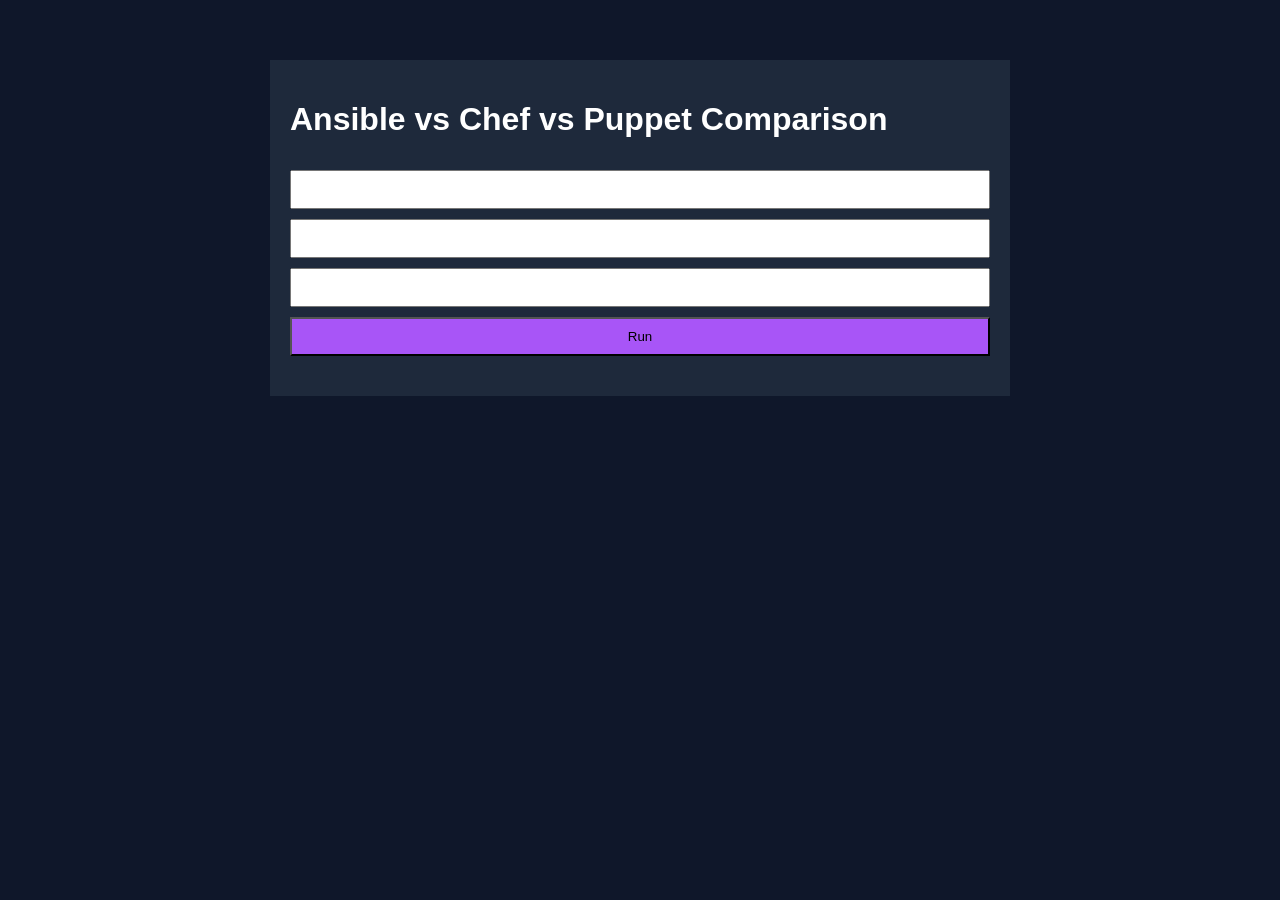
<file: ansible-chef-puppet/index.html>
<html><head><title>Ansible vs Chef vs Puppet Comparison</title><link rel='stylesheet' href='styles.css'></head><body><div class='container'><h1>Ansible vs Chef vs Puppet Comparison</h1><input id='a'><input id='c'><input id='p'><button onclick='run()'>Run</button><div id='res' class='result'></div></div><script src='script.js'></script></body></html>
</file>
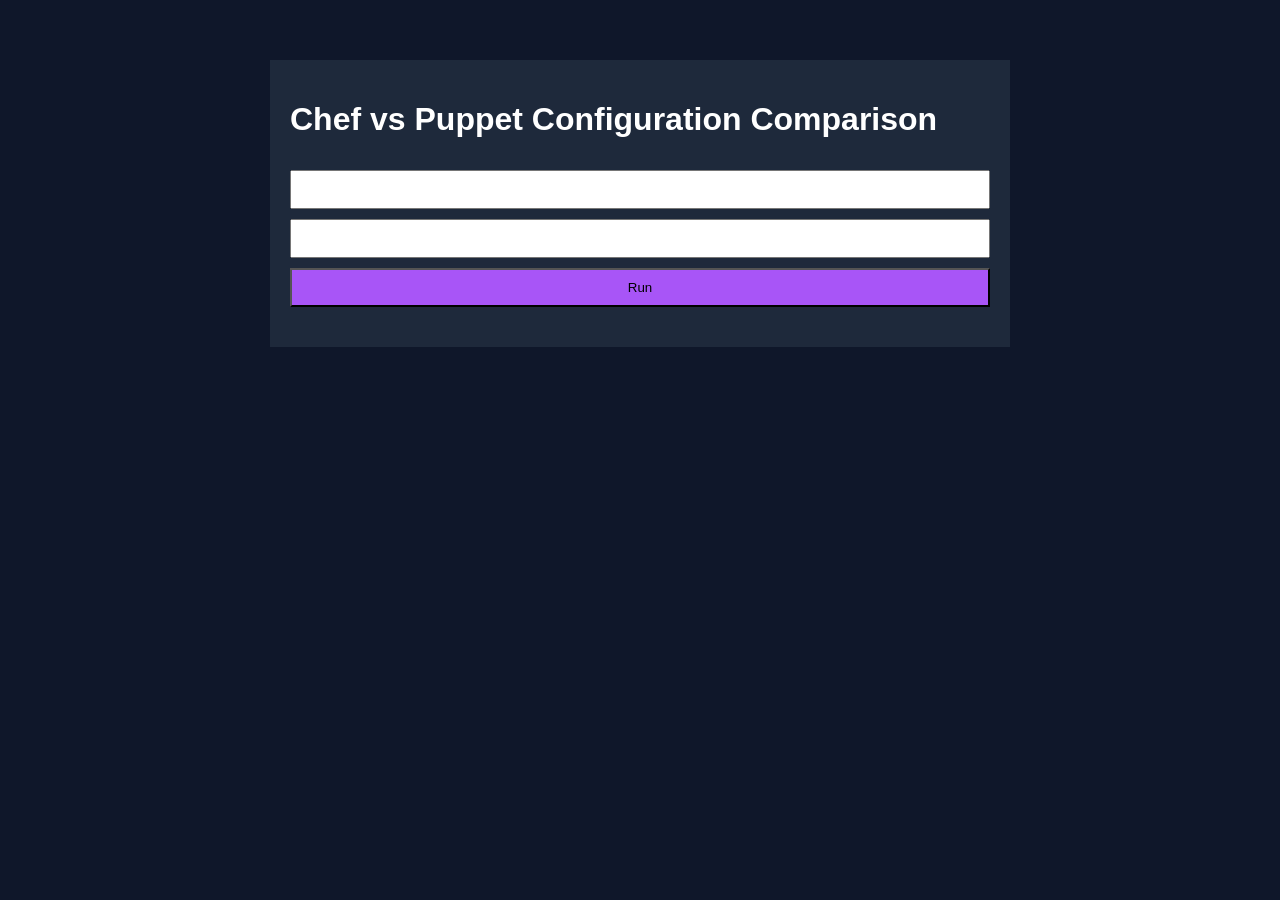
<file: chef-puppet/index.html>
<html><head><title>Chef vs Puppet Configuration Comparison</title><link rel='stylesheet' href='styles.css'></head><body><div class='container'><h1>Chef vs Puppet Configuration Comparison</h1><input id='chef'><input id='puppet'><button onclick='run()'>Run</button><div id='res' class='result'></div></div><script src='script.js'></script></body></html>
</file>
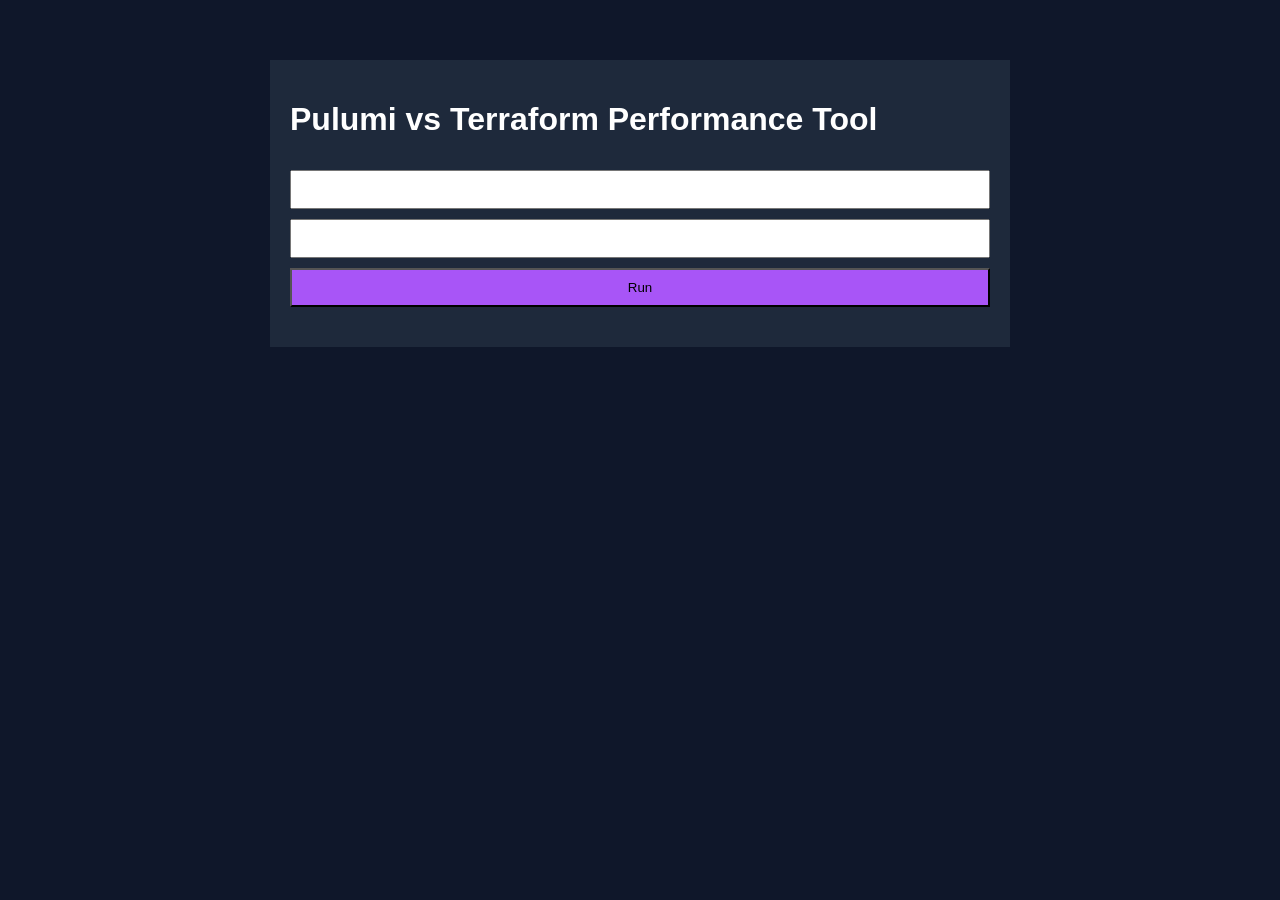
<file: pulumi-perf/index.html>
<html><head><title>Pulumi vs Terraform Performance Tool</title><link rel='stylesheet' href='styles.css'></head><body><div class='container'><h1>Pulumi vs Terraform Performance Tool</h1><input id='pulumi'><input id='tf'><button onclick='run()'>Run</button><div id='res' class='result'></div></div><script src='script.js'></script></body></html>
</file>
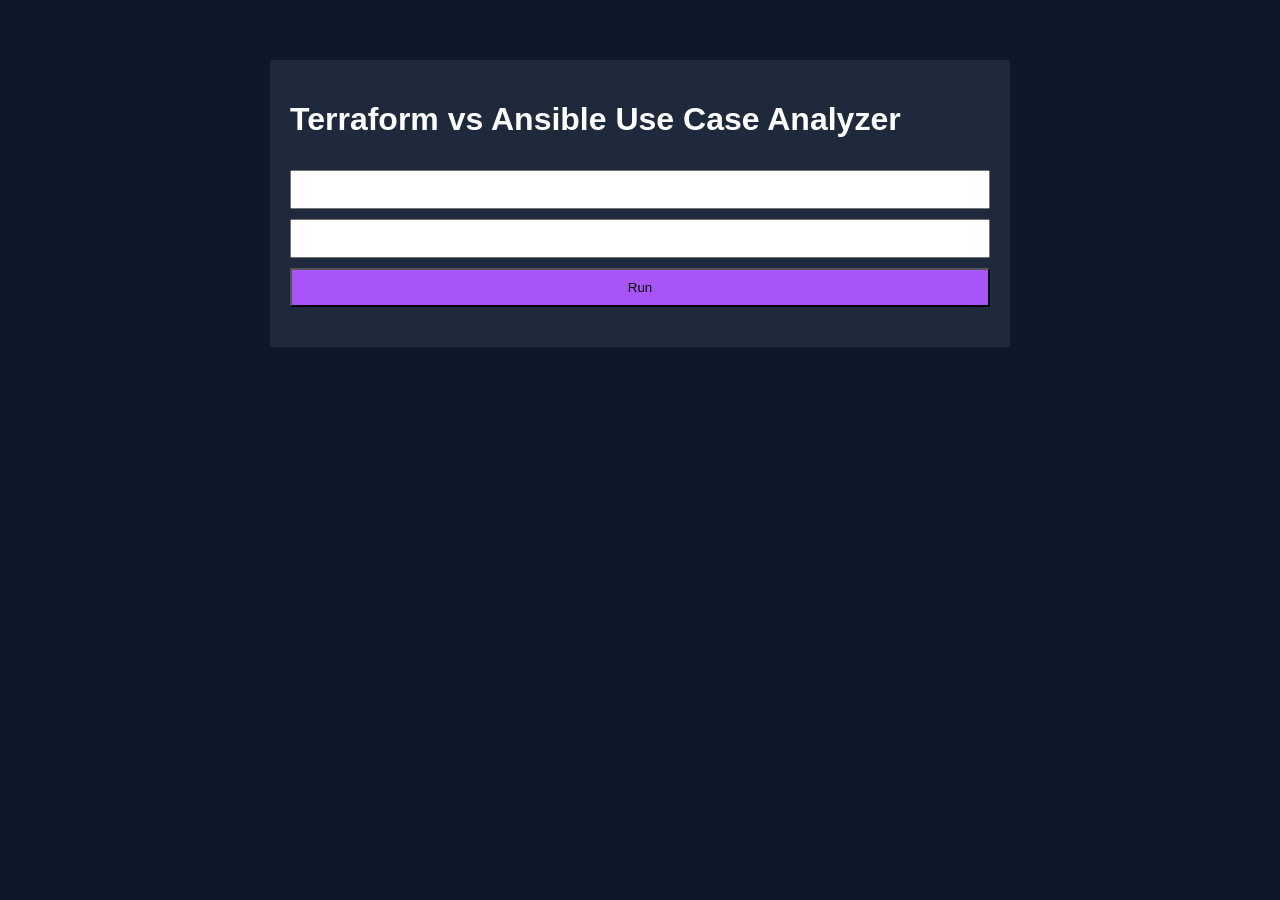
<file: tf-vs-ansible/index.html>
<html><head><title>Terraform vs Ansible Use Case Analyzer</title><link rel='stylesheet' href='styles.css'></head><body><div class='container'><h1>Terraform vs Ansible Use Case Analyzer</h1><input id='tf'><input id='ansible'><button onclick='run()'>Run</button><div id='res' class='result'></div></div><script src='script.js'></script></body></html>
</file>
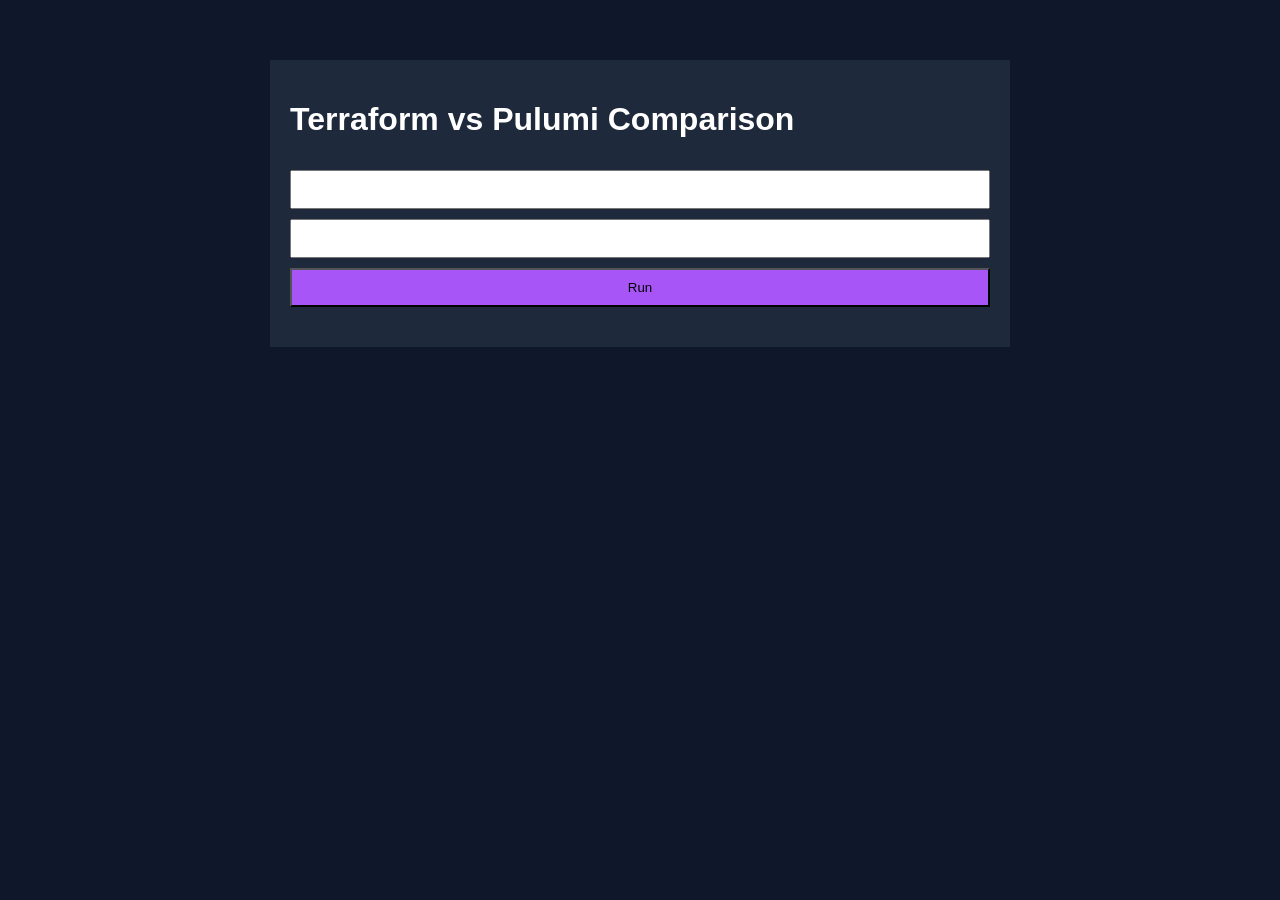
<file: tf-vs-pulumi/index.html>
<html><head><title>Terraform vs Pulumi Comparison</title><link rel='stylesheet' href='styles.css'></head><body><div class='container'><h1>Terraform vs Pulumi Comparison</h1><input id='tf'><input id='pulumi'><button onclick='run()'>Run</button><div id='res' class='result'></div></div><script src='script.js'></script></body></html>
</file>
<file: ansible-chef-puppet/styles.css>
body{font-family:Arial;background:#0f172a;color:#fff}.container{max-width:700px;margin:60px auto;padding:20px;background:#1e293b}input{width:100%;margin-top:10px;padding:10px}button{margin-top:10px;width:100%;padding:10px;background:#a855f7}.result{margin-top:20px}
</file>
<file: chef-puppet/styles.css>
body{font-family:Arial;background:#0f172a;color:#fff}.container{max-width:700px;margin:60px auto;padding:20px;background:#1e293b}input{width:100%;margin-top:10px;padding:10px}button{margin-top:10px;width:100%;padding:10px;background:#a855f7}.result{margin-top:20px}
</file>
<file: pulumi-perf/styles.css>
body{font-family:Arial;background:#0f172a;color:#fff}.container{max-width:700px;margin:60px auto;padding:20px;background:#1e293b}input{width:100%;margin-top:10px;padding:10px}button{margin-top:10px;width:100%;padding:10px;background:#a855f7}.result{margin-top:20px}
</file>
<file: tf-vs-ansible/styles.css>
body{font-family:Arial;background:#0f172a;color:#fff}.container{max-width:700px;margin:60px auto;padding:20px;background:#1e293b}input{width:100%;margin-top:10px;padding:10px}button{margin-top:10px;width:100%;padding:10px;background:#a855f7}.result{margin-top:20px}
</file>
<file: tf-vs-pulumi/styles.css>
body{font-family:Arial;background:#0f172a;color:#fff}.container{max-width:700px;margin:60px auto;padding:20px;background:#1e293b}input{width:100%;margin-top:10px;padding:10px}button{margin-top:10px;width:100%;padding:10px;background:#a855f7}.result{margin-top:20px}
</file>
